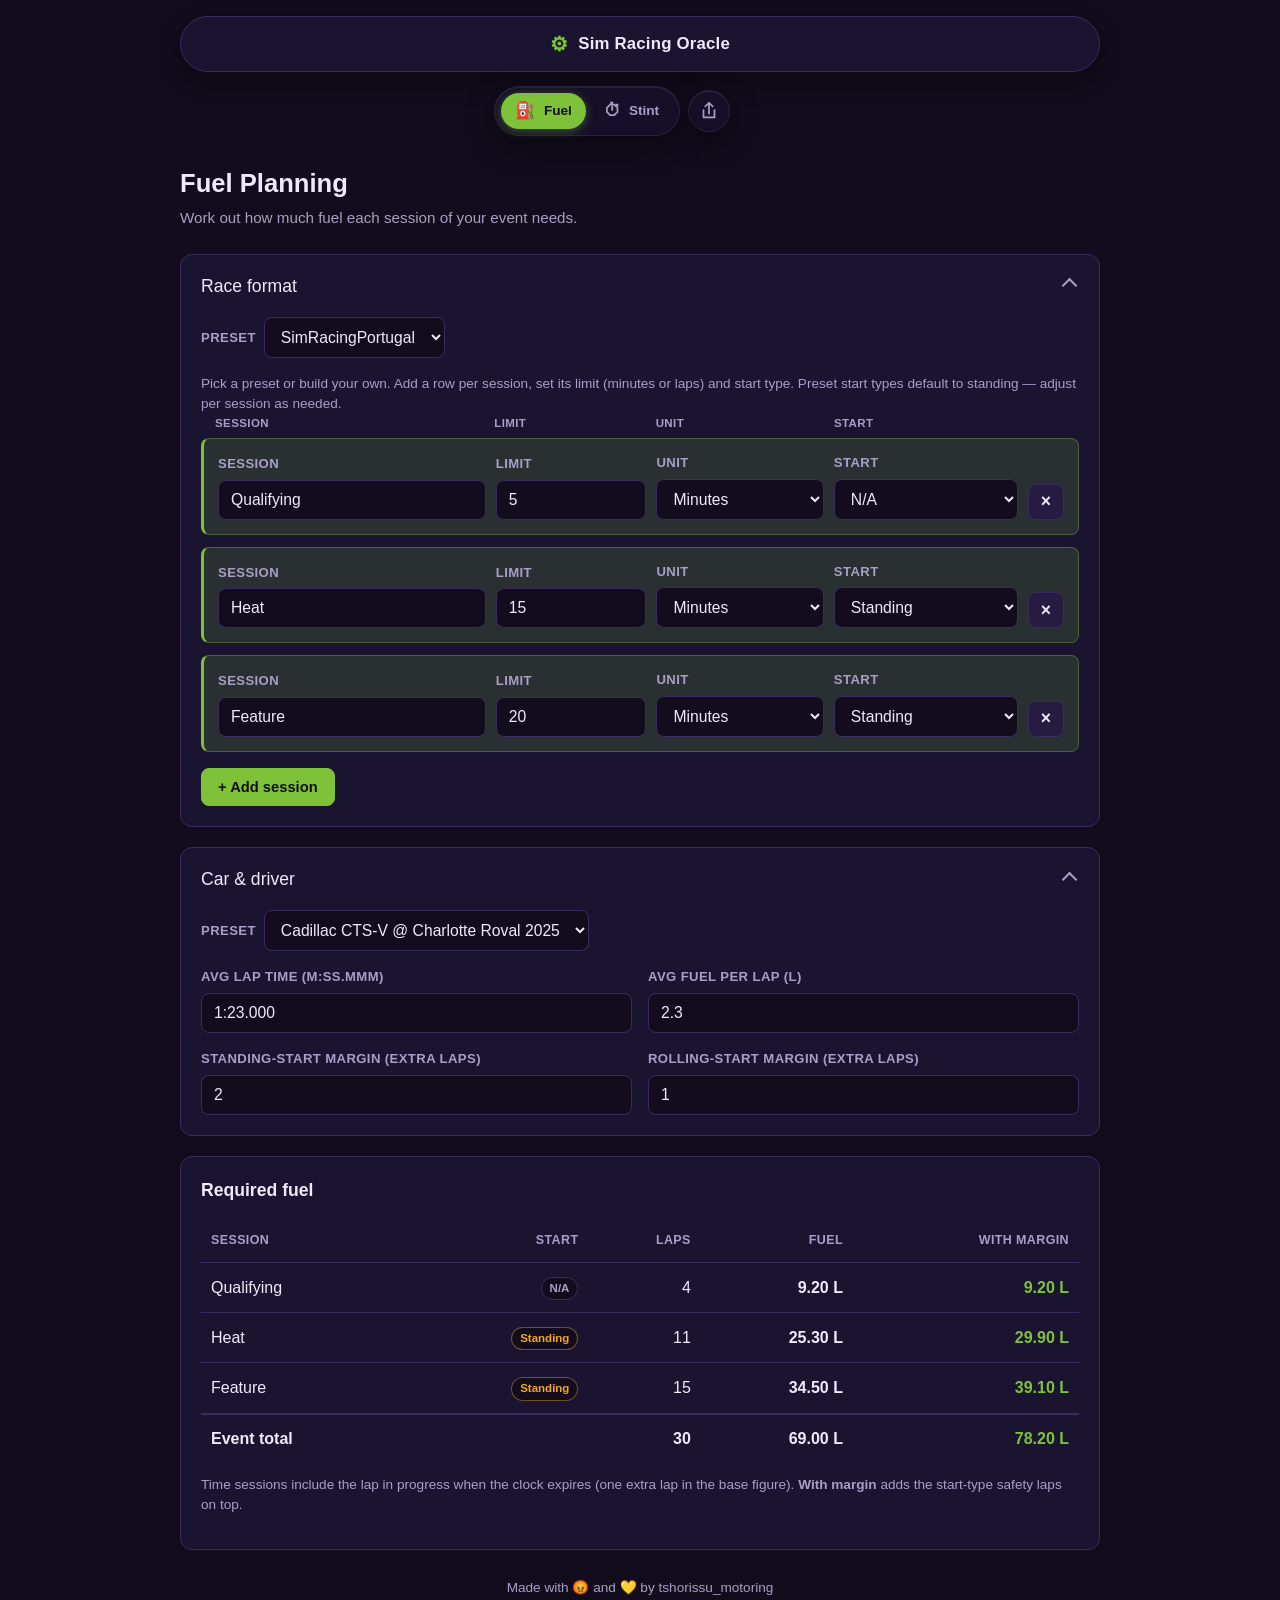
<file: index.html>
<!DOCTYPE html>
<html lang="en">
<head>
  <meta charset="UTF-8" />
  <meta name="viewport" content="width=device-width, initial-scale=1.0" />
  <meta name="description" content="Race engineering toolkit: fuel planning and race prep tools for sim racers." />
  <meta name="theme-color" content="#120c1c" />
  <title>Fuel Planning — Sim Racing Oracle</title>
  <link rel="stylesheet" href="assets/css/styles.css" />
</head>
<body>
  <a class="skip-link" href="#main">Skip to content</a>

  <header class="topbar">
    <div class="brand">
      <span class="brand-mark" aria-hidden="true">⚙</span>
      <span class="brand-name">Sim Racing Oracle</span>
    </div>
  </header>

  <!-- Top tabs (desktop). -->
  <div class="tool-nav-row tool-nav-row-top">
    <nav class="tabbar tabbar-top" aria-label="Tools">
      <a class="tab" href="index.html" aria-current="page">
        <span class="tab-icon" aria-hidden="true">⛽</span><span class="tab-label">Fuel</span>
      </a>
      <a class="tab" href="stint-planning.html">
        <span class="tab-icon" aria-hidden="true">⏱</span><span class="tab-label">Stint</span>
      </a>
    </nav>
    <button class="share-url-button" data-copy-url type="button" aria-label="Copy share URL" title="Copy share URL">
      <svg class="share-url-icon" viewBox="0 0 24 24" aria-hidden="true" focusable="false">
        <path d="M12 15V3m0 0 4 4m-4-4L8 7" />
        <path d="M6 11v8h12v-8" />
      </svg>
    </button>
    <span class="copy-status" data-copy-status aria-live="polite"></span>
  </div>

  <div class="layout">
    <main class="content" id="main">
      <div class="usecase-root">
        <header class="uc-header">
          <h1 class="uc-title">Fuel Planning</h1>
          <p class="uc-subtitle">Work out how much fuel each session of your event needs.</p>
        </header>

        <!-- Calculations update live as you type; no submit needed. -->
        <form id="fuel-form" autocomplete="off">

          <details class="card" open>
            <summary class="card-summary"><span class="card-title">Race format</span></summary>
            <div class="card-body">
              <div class="card-head">
                <div class="field field-inline">
                  <label for="preset">Preset</label>
                  <select id="preset" name="preset"></select>
                </div>
              </div>
              <p class="card-hint">Pick a preset or build your own. Add a row per session, set its limit (minutes or laps) and start type. Preset start types default to standing — adjust per session as needed.</p>

              <div class="session-head" aria-hidden="true">
                <span>Session</span><span>Limit</span><span>Unit</span><span>Start</span><span></span>
              </div>
              <div class="sessions" id="sessions" role="group" aria-label="Sessions"></div>

              <div class="toolbar">
                <button class="btn btn-primary" id="add-session" type="button">+ Add session</button>
              </div>
            </div>
          </details>

          <details class="card" open>
            <summary class="card-summary"><span class="card-title">Car &amp; driver</span></summary>
            <div class="card-body">
            <div class="card-head">
              <div class="field field-inline">
                <label for="car-preset">Preset</label>
                <select id="car-preset" name="car-preset"></select>
              </div>
            </div>
            <div class="grid-2">
              <div class="field"><label for="lap-time">Avg lap time (m:ss.mmm)</label>
                <input id="lap-time" name="lap-time" type="text" inputmode="text" value="1:30.000" placeholder="1:30.000 or 01m30.000s" /></div>
              <div class="field"><label for="fuel-per-lap">Avg fuel per lap (L)</label>
                <input id="fuel-per-lap" name="fuel-per-lap" type="number" min="0" step="0.01" inputmode="decimal" value="2.6" placeholder="2.6" /></div>
              <div class="field"><label for="margin-standing">Standing-start margin (extra laps)</label>
                <input id="margin-standing" name="margin-standing" type="number" min="0" step="0.5" inputmode="decimal" value="2" /></div>
              <div class="field"><label for="margin-rolling">Rolling-start margin (extra laps)</label>
                <input id="margin-rolling" name="margin-rolling" type="number" min="0" step="0.5" inputmode="decimal" value="1" /></div>
            </div>
            </div>
          </details>
        </form>

        <section class="card">
          <div class="card-head"><h2 class="card-title">Required fuel</h2></div>
          <p class="empty-state" id="results-empty" hidden>Enter a valid lap time and fuel per lap to calculate.</p>
          <table class="results-table" id="results-table">
            <colgroup>
              <col class="col-session" /><col class="col-start" /><col class="col-laps" /><col class="col-fuel" /><col class="col-margin" />
            </colgroup>
            <thead>
              <tr><th>Session</th><th>Start</th><th>Laps</th><th>Fuel</th><th>With margin</th></tr>
            </thead>
            <tbody id="results-body"></tbody>
            <tfoot>
              <tr class="total-row"><td>Event total</td><td></td><td id="total-laps"></td><td id="total-fuel" class="cell-strong"></td><td id="total-margin" class="cell-margin"></td></tr>
            </tfoot>
          </table>
          <p class="note">Time sessions include the lap in progress when the clock expires (one extra lap in the base figure). <strong>With margin</strong> adds the start-type safety laps on top.</p>
        </section>

        <footer class="site-footer">
          <p>Made with 😡 and 💛 by tshorissu_motoring</p>
        </footer>
      </div>
    </main>
  </div>

  <!-- One static row blueprint; JS clones this to add/remove sessions only. -->
  <template id="session-template">
    <div class="session-row">
      <div class="field field-name"><label>Session</label>
        <input data-k="name" type="text" aria-label="Session name" placeholder="Session name" /></div>
      <div class="field"><label>Limit</label>
        <input data-k="limit" type="number" min="0" step="any" inputmode="decimal" aria-label="Session limit" /></div>
      <div class="field"><label>Unit</label>
        <select data-k="unit" aria-label="Limit unit"><option value="time">Minutes</option><option value="laps">Laps</option></select></div>
      <div class="field"><label>Start</label>
        <select data-k="start" aria-label="Start type"><option value="standing">Standing</option><option value="rolling">Rolling</option><option value="na">N/A</option></select></div>
      <button type="button" class="btn btn-icon session-remove" aria-label="Remove session">×</button>
    </div>
  </template>

  <!-- Bottom tabs (mobile). -->
  <div class="tool-nav-row-bottom">
    <nav class="tabbar tabbar-bottom" aria-label="Tools">
      <a class="tab" href="index.html" aria-current="page">
        <span class="tab-icon" aria-hidden="true">⛽</span><span class="tab-label">Fuel</span>
      </a>
      <a class="tab" href="stint-planning.html">
        <span class="tab-icon" aria-hidden="true">⏱</span><span class="tab-label">Stint</span>
      </a>
    </nav>
    <button class="share-url-button" data-copy-url type="button" aria-label="Copy share URL" title="Copy share URL">
      <svg class="share-url-icon" viewBox="0 0 24 24" aria-hidden="true" focusable="false">
        <path d="M12 15V3m0 0 4 4m-4-4L8 7" />
        <path d="M6 11v8h12v-8" />
      </svg>
    </button>
    <span class="copy-status" data-copy-status aria-live="polite"></span>
  </div>

  <!-- Pure calculation module (also unit-tested under tests/) -->
  <script src="assets/js/fuel-calc.js"></script>
  <!-- Preset data (race formats + cars); edit this file to manage presets. -->
  <script src="assets/js/presets.js"></script>
  <!-- Shared URL copy/import helpers -->
  <script src="assets/js/share-url.js"></script>
  <!-- Thin DOM glue: manages session rows and writes computed numbers back. -->
  <script src="assets/js/fuel.js"></script>
</body>
</html>
</file>
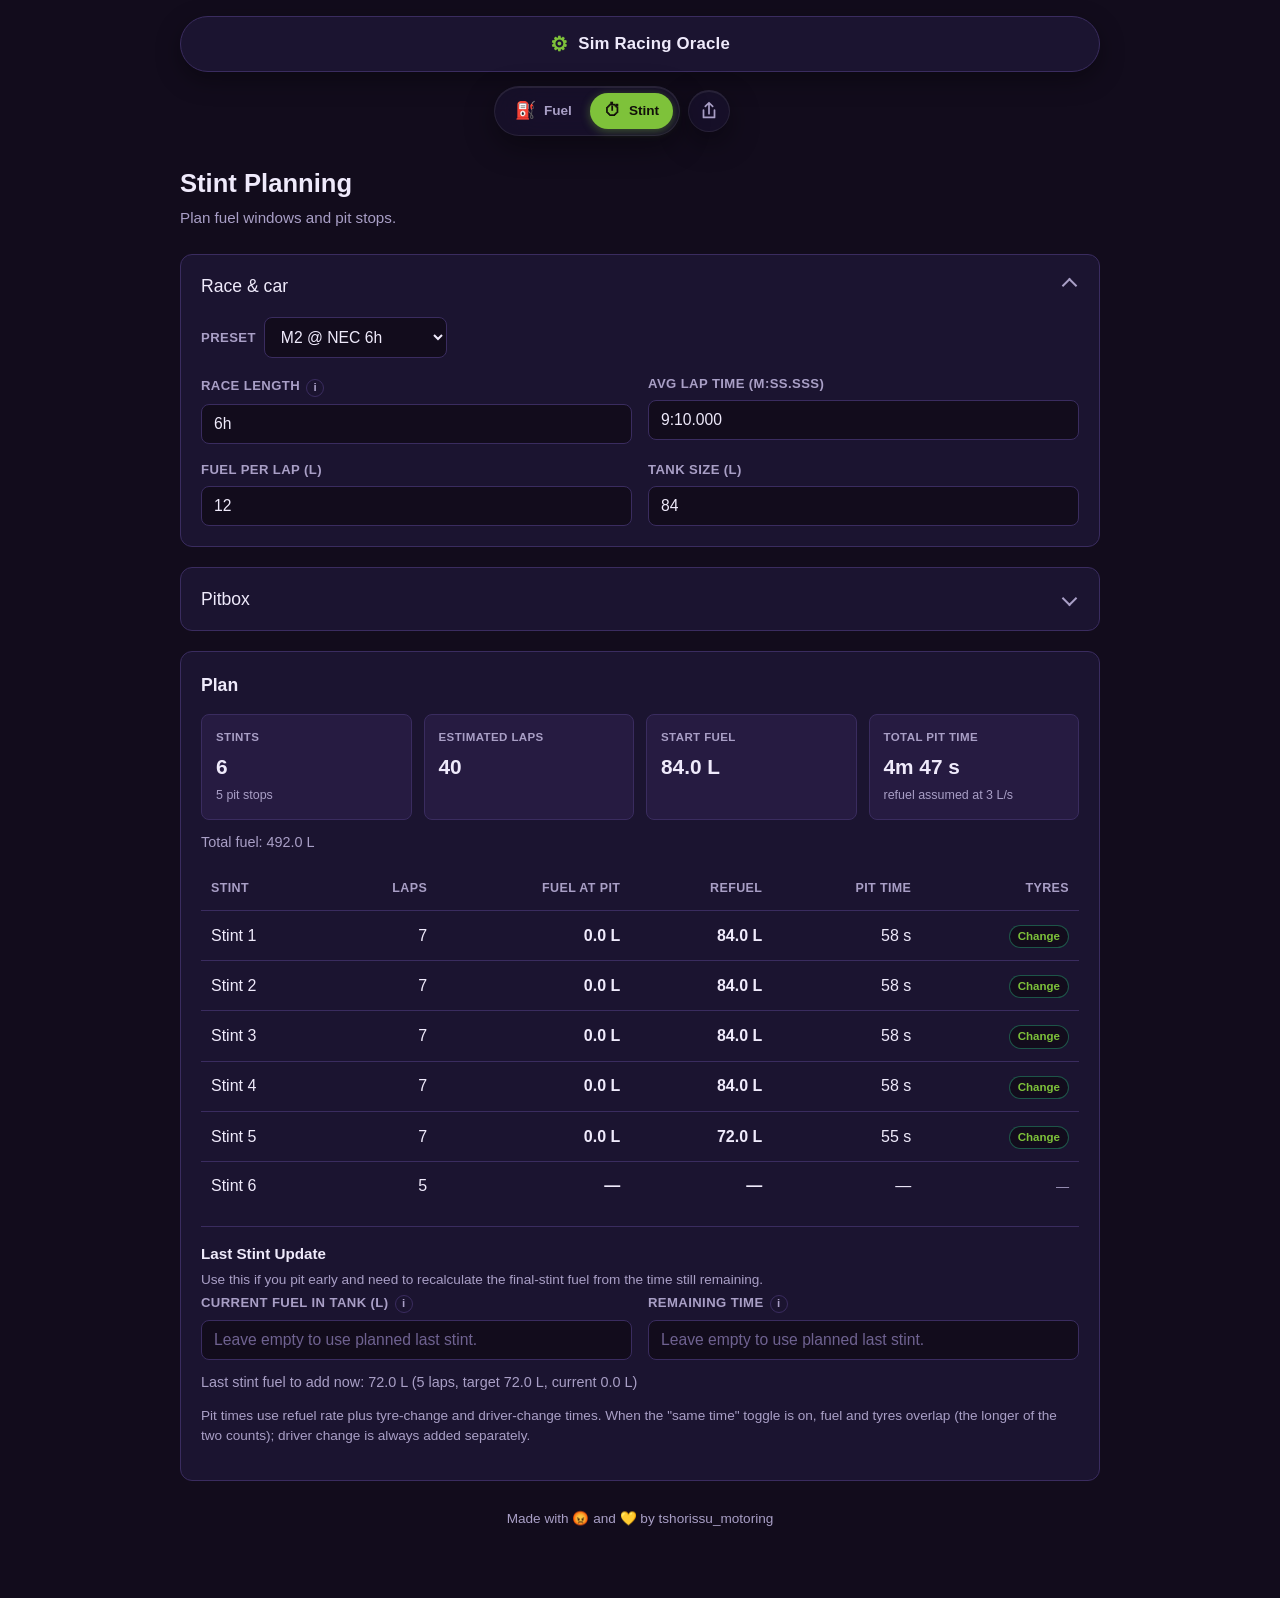
<file: stint-planning.html>
<!DOCTYPE html>
<html lang="en">
<head>
  <meta charset="UTF-8" />
  <meta name="viewport" content="width=device-width, initial-scale=1.0" />
  <meta name="description" content="Plan your stints: fuel windows, tyre wear, and pit strategy." />
  <meta name="theme-color" content="#120c1c" />
  <title>Stint Planning — Sim Racing Oracle</title>
  <link rel="stylesheet" href="assets/css/styles.css" />
</head>
<body>
  <a class="skip-link" href="#main">Skip to content</a>

  <header class="topbar">
    <div class="brand">
      <span class="brand-mark" aria-hidden="true">⚙</span>
      <span class="brand-name">Sim Racing Oracle</span>
    </div>
  </header>

  <!-- Top tabs (desktop). -->
  <div class="tool-nav-row tool-nav-row-top">
    <nav class="tabbar tabbar-top" aria-label="Tools">
      <a class="tab" href="index.html">
        <span class="tab-icon" aria-hidden="true">⛽</span><span class="tab-label">Fuel</span>
      </a>
      <a class="tab" href="stint-planning.html" aria-current="page">
        <span class="tab-icon" aria-hidden="true">⏱</span><span class="tab-label">Stint</span>
      </a>
    </nav>
    <button class="share-url-button" data-copy-url type="button" aria-label="Copy share URL" title="Copy share URL">
      <svg class="share-url-icon" viewBox="0 0 24 24" aria-hidden="true" focusable="false">
        <path d="M12 15V3m0 0 4 4m-4-4L8 7" />
        <path d="M6 11v8h12v-8" />
      </svg>
    </button>
    <span class="copy-status" data-copy-status aria-live="polite"></span>
  </div>

  <div class="layout">
    <main class="content" id="main">
      <div class="usecase-root">
        <header class="uc-header">
          <h1 class="uc-title">Stint Planning</h1>
          <p class="uc-subtitle">Plan fuel windows and pit stops.</p>
        </header>

        <form id="stint-form" autocomplete="off">

          <details class="card" open>
            <summary class="card-summary"><span class="card-title">Race &amp; car</span></summary>
            <div class="card-body">
              <div class="card-head">
                <div class="field field-inline">
                  <label for="stint-preset">Preset</label>
                  <select id="stint-preset" name="stint-preset"></select>
                </div>
              </div>

              <div class="grid-2">
                <div class="field">
                  <div class="field-label-row">
                    <label for="race-length">Race length</label>
                    <details class="field-info">
                      <summary aria-label="Explain race length formats">i</summary>
                      <p>Use time values like <code>4h</code>, <code>90m</code>, <code>1h30m</code>, <code>4:00</code>, or <code>1:30:00</code>. Plain numbers are treated as minutes.</p>
                    </details>
                  </div>
                  <input id="race-length" name="race-length" type="text" inputmode="text" value="4h" placeholder="4h, 90m, 1h30m" />
                </div>
                <div class="field"><label for="lap-time">Avg lap time (m:ss.sss)</label>
                  <input id="lap-time" name="lap-time" type="text" inputmode="text" value="1:55.000" placeholder="1:55.000 or 01m55.000s" /></div>
                <div class="field"><label for="fuel-per-lap">Fuel per lap (L)</label>
                  <input id="fuel-per-lap" name="fuel-per-lap" type="number" min="0" step="0.01" inputmode="decimal" value="3.8" /></div>
                <div class="field"><label for="tank-size">Tank size (L)</label>
                  <input id="tank-size" name="tank-size" type="number" min="0" step="0.1" inputmode="decimal" value="100" /></div>
              </div>
            </div>
          </details>

          <details class="card">
            <summary class="card-summary"><span class="card-title">Pitbox</span></summary>
            <div class="card-body">
              <p class="card-hint">Pit stop assumptions and strategy. Set tyre life to <code>0</code> to change tyres at every stop.</p>

              <div class="grid-2">
                <div class="field"><label for="refuel-strategy">Refuel strategy</label>
                  <select id="refuel-strategy" name="refuel-strategy"><option value="best">Best strategy</option><option value="balanced">Balanced lap number</option></select></div>
                <div class="field">
                  <div class="field-label-row">
                    <label for="fuel-stint-margin">Fuel Stint Margin (laps)</label>
                    <details class="field-info">
                      <summary aria-label="Explain fuel stint margin">i</summary>
                      <p>Extra fuel, in laps, added to every non-final stint. This also drives the recommended start fuel and each non-final refuel target.</p>
                    </details>
                  </div>
                  <input id="fuel-stint-margin" name="fuel-stint-margin" type="number" min="0" step="0.1" inputmode="decimal" value="0.3" />
                </div>
                <div class="field">
                  <div class="field-label-row">
                    <label for="fuel-last-stint-margin">Fuel Last Stint Margin (laps)</label>
                    <details class="field-info">
                      <summary aria-label="Explain fuel last stint margin">i</summary>
                      <p>Extra fuel, in laps, added only to the final stint so you can cover an extra lap if the race runs longer than the estimate.</p>
                    </details>
                  </div>
                  <input id="fuel-last-stint-margin" name="fuel-last-stint-margin" type="number" min="0" step="0.5" inputmode="decimal" value="1" />
                </div>
                <div class="field"><label for="refuel-rate">Refuel rate (L/s)</label>
                  <input id="refuel-rate" name="refuel-rate" type="number" min="0" step="0.1" inputmode="decimal" value="3" /></div>
                <div class="field"><label for="tyre-life">Tyre life (laps)</label>
                  <input id="tyre-life" name="tyre-life" type="number" min="0" step="1" inputmode="numeric" value="0" /></div>
                <div class="field"><label for="tyre-change-time">Tyre change time (s)</label>
                  <input id="tyre-change-time" name="tyre-change-time" type="number" min="0" step="0.5" inputmode="decimal" value="25" /></div>
                <div class="field"><label for="driver-change-time">Driver change time (s)</label>
                  <input id="driver-change-time" name="driver-change-time" type="number" min="0" step="0.5" inputmode="decimal" value="30" /></div>
                <div class="field field-checkbox">
                  <label for="concurrent">
                    <input id="concurrent" name="concurrent" type="checkbox" checked />
                    <span>Fuel &amp; tyres changed at the same time</span>
                  </label>
                </div>
              </div>
            </div>
          </details>

        </form>

        <section class="card">
          <div class="card-head"><h2 class="card-title">Plan</h2></div>
          <p class="empty-state" id="stint-empty" hidden>Fill race length, lap time, fuel/lap and tank size to calculate.</p>

          <div id="stint-results">
            <div class="kpi-grid">
              <div class="kpi"><span class="kpi-label">Stints</span><span class="kpi-value" id="kpi-stints">—</span><span class="kpi-sub" id="kpi-stints-sub"></span></div>
              <div class="kpi"><span class="kpi-label">Estimated laps</span><span class="kpi-value" id="kpi-laps">—</span></div>
              <div class="kpi"><span class="kpi-label">Start fuel</span><span class="kpi-value" id="kpi-start-fuel">—</span></div>
              <div class="kpi"><span class="kpi-label">Total pit time</span><span class="kpi-value" id="kpi-pit">—</span><span class="kpi-sub" id="kpi-pit-sub"></span></div>
            </div>
            <p class="total-fuel-line" id="total-fuel-line">Total fuel: —</p>

            <table class="results-table stint-table" id="stint-table">
              <colgroup>
                <col class="col-session" /><col class="col-laps" /><col class="col-fuel" /><col class="col-fuel" /><col class="col-margin" /><col class="col-start" />
              </colgroup>
              <thead>
                <tr><th>Stint</th><th>Laps</th><th>Fuel at pit</th><th>Refuel</th><th>Pit time</th><th>Tyres</th></tr>
              </thead>
              <tbody id="stint-body"></tbody>
            </table>

            <div class="live-plan-panel">
              <h3 class="live-plan-title">Last Stint Update</h3>
              <p class="card-hint">Use this if you pit early and need to recalculate the final-stint fuel from the time still remaining.</p>
              <div class="grid-2">
                <div class="field">
                  <div class="field-label-row">
                    <label for="current-fuel-in-tank">Current fuel in tank (L)</label>
                    <details class="field-info">
                      <summary aria-label="Explain current fuel in tank">i</summary>
                      <p>Fuel currently in the car at this stop. The penultimate row uses this as Fuel at pit and calculates the Refuel needed for the final stint.</p>
                    </details>
                  </div>
                  <input id="current-fuel-in-tank" name="current-fuel-in-tank" type="number" min="0" step="0.1" inputmode="decimal" placeholder="Leave empty to use planned last stint." />
                </div>
                <div class="field">
                  <div class="field-label-row">
                    <label for="remaining-time">Remaining time</label>
                    <details class="field-info">
                      <summary aria-label="Explain remaining time">i</summary>
                      <p>Time left after this stop. Supports values like <code>20m</code>, <code>1h30m</code>, or <code>0:20</code>. Leave blank to use the planned final stint laps from the table.</p>
                    </details>
                  </div>
                  <input id="remaining-time" name="remaining-time" type="text" inputmode="text" placeholder="Leave empty to use planned last stint." />
                </div>
              </div>
              <p class="total-fuel-line live-fuel-line" id="last-stint-fuel-line">Last stint fuel to add now: —</p>
            </div>
          </div>

          <p class="note">Pit times use refuel rate plus tyre-change and driver-change times. When the "same time" toggle is on, fuel and tyres overlap (the longer of the two counts); driver change is always added separately.</p>
        </section>

        <footer class="site-footer">
          <p>Made with 😡 and 💛 by tshorissu_motoring</p>
        </footer>
      </div>
    </main>
  </div>

  <!-- Bottom tabs (mobile). -->
  <div class="tool-nav-row-bottom">
    <nav class="tabbar tabbar-bottom" aria-label="Tools">
      <a class="tab" href="index.html">
        <span class="tab-icon" aria-hidden="true">⛽</span><span class="tab-label">Fuel</span>
      </a>
      <a class="tab" href="stint-planning.html" aria-current="page">
        <span class="tab-icon" aria-hidden="true">⏱</span><span class="tab-label">Stint</span>
      </a>
    </nav>
    <button class="share-url-button" data-copy-url type="button" aria-label="Copy share URL" title="Copy share URL">
      <svg class="share-url-icon" viewBox="0 0 24 24" aria-hidden="true" focusable="false">
        <path d="M12 15V3m0 0 4 4m-4-4L8 7" />
        <path d="M6 11v8h12v-8" />
      </svg>
    </button>
    <span class="copy-status" data-copy-status aria-live="polite"></span>
  </div>

  <!-- Pure calculation module (also unit-tested under tests/) -->
  <script src="assets/js/stint-calc.js"></script>
  <!-- Preset data (shared with the fuel page) -->
  <script src="assets/js/presets.js"></script>
  <!-- Shared URL copy/import helpers -->
  <script src="assets/js/share-url.js"></script>
  <!-- Thin DOM glue: reads inputs and writes computed numbers back. -->
  <script src="assets/js/stint.js"></script>
</body>
</html>
</file>
<file: assets/css/styles.css>
/* Theme: Evangelion EVA-01 — deep purple armor, bio-green accents, orange horn. */
:root {
  --bg: #120c1c;
  --bg-elev: #1b1430;
  --bg-elev-2: #261b41;
  --border: #3a2c5f;
  --text: #efeafb;
  --text-dim: #a99fc6;
  --accent: #7ec23a;
  --accent-ink: #12100a;
  --accent-soft: rgba(126, 194, 58, 0.16);
  --ok: #7ec23a;
  --warn: #f5a623;
  --radius: 12px;
  --radius-sm: 8px;
  --shadow: 0 8px 24px rgba(0, 0, 0, 0.35);
  --topbar-h: 56px;
  --sidebar-w: 248px;
  --font: -apple-system, BlinkMacSystemFont, "Segoe UI", Roboto, Helvetica, Arial, sans-serif;
}

* { box-sizing: border-box; }

html, body {
  margin: 0;
  padding: 0;
  background: var(--bg);
  color: var(--text);
  font-family: var(--font);
  font-size: 16px;
  line-height: 1.5;
  -webkit-text-size-adjust: 100%;
}

.skip-link {
  position: absolute;
  left: -999px;
  top: 0;
  background: var(--accent);
  color: var(--accent-ink);
  padding: 8px 14px;
  z-index: 100;
  border-radius: 0 0 var(--radius-sm) 0;
}
.skip-link:focus { left: 0; }

/* ---------- Topbar ---------- */
.topbar {
  width: min(920px, calc(100% - 32px));
  min-height: var(--topbar-h);
  margin: 16px auto 0;
  display: flex;
  align-items: center;
  justify-content: center;
  padding: 0 16px;
  background: var(--bg-elev);
  border: 1px solid var(--border);
  border-radius: 999px;
  box-shadow: var(--shadow);
}

.brand { display: flex; align-items: center; gap: 10px; font-weight: 700; letter-spacing: 0.2px; }
.brand-mark { color: var(--accent); font-size: 1.25rem; }
.brand-name { font-size: 1.05rem; }

.nav-toggle {
  display: none;
  flex-direction: column;
  justify-content: center;
  gap: 5px;
  width: 40px;
  height: 40px;
  padding: 9px;
  background: transparent;
  border: 1px solid var(--border);
  border-radius: var(--radius-sm);
  cursor: pointer;
}
.nav-toggle span { display: block; height: 2px; background: var(--text); border-radius: 2px; }

/* ---------- Layout ---------- */
.layout { display: flex; min-height: 0; }

.sidebar {
  width: var(--sidebar-w);
  flex-shrink: 0;
  background: var(--bg-elev);
  border-right: 1px solid var(--border);
  padding: 16px 12px;
  display: flex;
  flex-direction: column;
}

.nav-list { list-style: none; margin: 0; padding: 0; display: flex; flex-direction: column; gap: 4px; }

.nav-item {
  display: flex;
  align-items: center;
  gap: 12px;
  width: 100%;
  padding: 11px 12px;
  background: transparent;
  border: none;
  border-radius: var(--radius-sm);
  color: var(--text-dim);
  font-size: 0.95rem;
  font-family: inherit;
  text-align: left;
  cursor: pointer;
  transition: background 0.12s ease, color 0.12s ease;
}
.nav-item:hover { background: var(--bg-elev-2); color: var(--text); }
.nav-item.active { background: var(--accent-soft); color: var(--text); font-weight: 600; }
.nav-item .nav-icon { font-size: 1.2rem; width: 1.4rem; text-align: center; }

.sidebar-footer { margin-top: auto; color: var(--text-dim); font-size: 0.78rem; padding: 12px; opacity: 0.7; }

.scrim {
  display: none;
  position: fixed;
  inset: var(--topbar-h) 0 0 0;
  background: rgba(0, 0, 0, 0.5);
  z-index: 30;
  border: none;
}

/* ---------- Content ---------- */
.content { flex: 1; min-width: 0; padding: 28px clamp(16px, 4vw, 40px) 64px; }
.usecase-root { max-width: 920px; margin: 0 auto; }

.uc-header { margin-bottom: 24px; }
.uc-title { font-size: 1.6rem; margin: 0 0 4px; }
.uc-subtitle { color: var(--text-dim); margin: 0; font-size: 0.95rem; }

.card {
  background: var(--bg-elev);
  border: 1px solid var(--border);
  border-radius: var(--radius);
  padding: 20px;
  margin-bottom: 20px;
}
.card-head { display: flex; align-items: center; justify-content: space-between; gap: 12px; margin-bottom: 16px; flex-wrap: wrap; }
.card-head--end { justify-content: flex-end; }

/* Collapsible cards (native <details>/<summary>) */
details.card { padding: 0; }
.card-summary {
  list-style: none;
  cursor: pointer;
  display: flex;
  align-items: center;
  justify-content: space-between;
  gap: 12px;
  padding: 18px 20px;
  user-select: none;
}
.card-summary::-webkit-details-marker { display: none; }
.card-summary::after {
  content: "";
  width: 9px;
  height: 9px;
  border-right: 2px solid var(--text-dim);
  border-bottom: 2px solid var(--text-dim);
  transform: rotate(45deg);
  transition: transform 0.15s ease;
  margin-right: 4px;
}
details[open] > .card-summary::after { transform: rotate(-135deg); }
.card-summary:focus-visible { outline: 2px solid var(--accent); outline-offset: -2px; border-radius: var(--radius); }
.card-body { padding: 0 20px 20px; }
.card-title { font-size: 1.1rem; margin: 0; }
.card-hint { color: var(--text-dim); font-size: 0.85rem; margin: 4px 0 0; }

/* ---------- Forms ---------- */
.field { display: flex; flex-direction: column; gap: 6px; }
.field label { font-size: 0.82rem; color: var(--text-dim); font-weight: 600; text-transform: uppercase; letter-spacing: 0.4px; }
.field-label-row { display: flex; align-items: center; gap: 6px; position: relative; }
.field-info { position: relative; }
.field-info summary {
  display: inline-flex;
  align-items: center;
  justify-content: center;
  width: 18px;
  height: 18px;
  border: 1px solid var(--border);
  border-radius: 999px;
  color: var(--text-dim);
  font-size: 0.72rem;
  font-weight: 700;
  line-height: 1;
  cursor: pointer;
  list-style: none;
}
.field-info summary::-webkit-details-marker { display: none; }
.field-info summary:hover,
.field-info[open] summary {
  border-color: var(--accent);
  color: var(--accent);
}
.field-info p {
  position: absolute;
  left: 0;
  top: calc(100% + 8px);
  z-index: 10;
  width: min(260px, calc(100vw - 48px));
  margin: 0;
  padding: 10px 12px;
  background: var(--bg-elev-2);
  border: 1px solid var(--border);
  border-radius: var(--radius-sm);
  box-shadow: var(--shadow);
  color: var(--text);
  font-size: 0.84rem;
  font-weight: 400;
  letter-spacing: 0;
  text-transform: none;
}

input, select {
  width: 100%;
  padding: 10px 12px;
  background: var(--bg);
  border: 1px solid var(--border);
  border-radius: var(--radius-sm);
  color: var(--text);
  font-family: inherit;
  font-size: 0.98rem;
}
input:focus, select:focus { outline: none; border-color: var(--accent); box-shadow: 0 0 0 3px var(--accent-soft); }
input::placeholder { color: #6f6291; }

.grid-2 { display: grid; grid-template-columns: 1fr 1fr; gap: 16px; }

.btn {
  display: inline-flex;
  align-items: center;
  gap: 8px;
  padding: 10px 16px;
  border: 1px solid var(--border);
  border-radius: var(--radius-sm);
  background: var(--bg-elev-2);
  color: var(--text);
  font-family: inherit;
  font-size: 0.92rem;
  font-weight: 600;
  cursor: pointer;
  transition: background 0.12s ease, border-color 0.12s ease;
}
.btn:hover { background: #31254f; }
.btn-primary { background: var(--accent); border-color: var(--accent); color: var(--accent-ink); }
.btn-primary:hover { background: #93d44f; border-color: #93d44f; }
.btn-icon {
  width: 36px; height: 36px; padding: 0; justify-content: center;
  border-radius: var(--radius-sm); font-size: 1.1rem; line-height: 1;
}
.btn-ghost { background: transparent; }

/* ---------- Sessions ---------- */
.sessions { display: flex; flex-direction: column; gap: 12px; }

.session-head {
  display: grid;
  grid-template-columns: 1.6fr 0.9fr 1fr 1.1fr auto;
  gap: 10px;
  padding: 0 14px 6px;
  color: var(--text-dim);
  font-size: 0.72rem;
  font-weight: 600;
  text-transform: uppercase;
  letter-spacing: 0.4px;
}
.session-head span:last-child { width: 36px; }

.session-row {
  display: grid;
  grid-template-columns: 1.6fr 0.9fr 1fr 1.1fr auto;
  gap: 10px;
  align-items: end;
  padding: 14px;
  background: var(--accent-soft);
  border: 1px solid rgba(126, 194, 58, 0.35);
  border-left: 3px solid var(--accent);
  border-radius: var(--radius-sm);
}
.session-remove { align-self: end; }
/* On desktop the column header row supplies the labels. */
.session-head ~ .session-row .field label { position: absolute; left: -9999px; }

/* Inline field (e.g. preset selector in a card header) */
.field-inline { flex-direction: row; align-items: center; gap: 8px; }
.field-inline label { margin: 0; }
.field-inline select { width: auto; min-width: 170px; }

/* ---------- Results ---------- */
.results-table { width: 100%; border-collapse: collapse; font-variant-numeric: tabular-nums; }
.results-table th, .results-table td { padding: 12px 10px; text-align: right; border-bottom: 1px solid var(--border); }
.results-table th { color: var(--text-dim); font-size: 0.78rem; text-transform: uppercase; letter-spacing: 0.4px; font-weight: 600; }
.results-table th:first-child, .results-table td:first-child { text-align: left; }
.results-table tbody tr:last-child td { border-bottom: none; }
.results-table .total-row td { font-weight: 700; border-top: 2px solid var(--border); border-bottom: none; }
.cell-strong { color: var(--text); font-weight: 700; }
.cell-margin { color: var(--ok); font-weight: 700; }
.cell-sub { color: var(--text-dim); font-size: 0.82rem; }

.badge {
  display: inline-block;
  padding: 2px 8px;
  border-radius: 999px;
  font-size: 0.72rem;
  font-weight: 600;
  background: var(--bg);
  border: 1px solid var(--border);
  color: var(--text-dim);
}
.badge.standing { color: var(--warn); border-color: rgba(245, 185, 66, 0.4); }
.badge.rolling { color: var(--ok); border-color: rgba(46, 194, 138, 0.4); }
.badge.na { color: var(--text-dim); }

.empty-state { color: var(--text-dim); text-align: center; padding: 24px; }
.note { color: var(--text-dim); font-size: 0.85rem; margin-top: 12px; }
.note code { background: var(--bg); padding: 1px 6px; border-radius: 4px; color: var(--text); }

.toolbar { display: flex; gap: 10px; flex-wrap: wrap; margin-top: 16px; }
.copy-status { color: var(--text-dim); font-size: 0.82rem; min-width: 48px; }

.site-footer { margin-top: 8px; padding: 8px 0 4px; text-align: center; color: var(--text-dim); font-size: 0.85rem; }
.site-footer p { margin: 0; }

/* Checkbox-style field (label + input on one line, label not all-caps). */
.field-checkbox label {
  display: flex; align-items: center; gap: 8px;
  text-transform: none; letter-spacing: 0; font-weight: 500;
  font-size: 0.95rem; color: var(--text);
}
.field-checkbox input[type="checkbox"] {
  width: 18px; height: 18px; flex: 0 0 auto; accent-color: var(--accent); cursor: pointer;
}

/* KPI grid for headline outputs on Stint Planning. */
.kpi-grid {
  display: grid;
  grid-template-columns: repeat(auto-fit, minmax(150px, 1fr));
  gap: 12px;
  margin-bottom: 18px;
}
.kpi {
  display: flex; flex-direction: column; gap: 4px;
  padding: 14px;
  background: var(--bg-elev-2);
  border: 1px solid var(--border);
  border-radius: var(--radius-sm);
}
.kpi-label { color: var(--text-dim); font-size: 0.72rem; text-transform: uppercase; letter-spacing: 0.4px; font-weight: 600; }
.kpi-value { font-size: 1.3rem; font-weight: 700; font-variant-numeric: tabular-nums; }
.kpi-sub { color: var(--text-dim); font-size: 0.78rem; }
.total-fuel-line {
  margin: -6px 0 14px;
  color: var(--text-dim);
  font-size: 0.9rem;
  font-variant-numeric: tabular-nums;
}
.live-plan-panel {
  margin-top: 16px;
  padding-top: 16px;
  border-top: 1px solid var(--border);
}
.live-plan-title {
  margin: 0 0 4px;
  font-size: 0.95rem;
}
.live-fuel-line { margin: 12px 0 0; }

/* ---------- Tab navigation (top on desktop, bottom on mobile) ----------
 * Both variants share .tabbar / .tab; viewport width picks which is shown
 * (see the mobile @media block at the bottom of this file).
 * Frosted-glass look via backdrop-filter; gracefully degrades to a flat
 * translucent panel where unsupported.
 */
.tabbar {
  display: flex;
  gap: 4px;
  padding: 6px;
  background: rgba(27, 20, 48, 0.55);
  -webkit-backdrop-filter: blur(22px) saturate(180%);
  backdrop-filter: blur(22px) saturate(180%);
  border: 1px solid rgba(255, 255, 255, 0.08);
  border-radius: 999px;
  box-shadow: 0 10px 30px rgba(0, 0, 0, 0.4), inset 0 1px 0 rgba(255, 255, 255, 0.08);
  z-index: 40;
}

.tab {
  display: flex;
  align-items: center;
  justify-content: center;
  gap: 8px;
  min-width: 64px;
  padding: 8px 14px;
  border-radius: 999px;
  text-decoration: none;
  color: var(--text-dim);
  font-size: 0.85rem;
  font-weight: 600;
  transition: color 0.15s ease, background 0.15s ease, transform 0.15s ease;
}
.tab:hover { color: var(--text); }
.tab[aria-current="page"] {
  color: var(--accent-ink);
  background: var(--accent);
  box-shadow: 0 2px 10px rgba(126, 194, 58, 0.4);
}
.tab-icon { font-size: 1.05rem; line-height: 1; }

/* Desktop default: top tabs visible, bottom hidden. */
.tool-nav-row {
  position: relative;
  z-index: 40;
  display: flex;
  align-items: center;
  justify-content: center;
  gap: 8px;
  width: max-content;
  max-width: calc(100% - 24px);
  margin: 14px auto 0;
}
.tabbar-top { display: flex; margin: 0; max-width: max-content; }
.tabbar-bottom { display: none; }
.tool-nav-row-bottom { display: none; }
.share-url-button {
  display: inline-flex;
  align-items: center;
  justify-content: center;
  width: 42px;
  height: 42px;
  flex: 0 0 auto;
  border: 1px solid rgba(255, 255, 255, 0.08);
  border-radius: 999px;
  background: rgba(27, 20, 48, 0.55);
  -webkit-backdrop-filter: blur(22px) saturate(180%);
  backdrop-filter: blur(22px) saturate(180%);
  color: var(--text-dim);
  box-shadow: 0 10px 30px rgba(0, 0, 0, 0.4), inset 0 1px 0 rgba(255, 255, 255, 0.08);
  cursor: pointer;
  font-family: inherit;
}
.share-url-icon {
  width: 22px;
  height: 22px;
  fill: none;
  stroke: currentColor;
  stroke-width: 1.9;
  stroke-linecap: round;
  stroke-linejoin: round;
}
.share-url-button:hover,
.share-url-button:focus-visible {
  color: var(--accent);
  border-color: rgba(126, 194, 58, 0.35);
  outline: none;
}

/* ---------- Responsive ---------- */
@media (max-width: 760px) {
  .nav-toggle { display: flex; }
  .session-head { display: none; }

  /* On mobile rows stack, so re-show the per-field labels. */
  .session-head ~ .session-row .field label { position: static; left: auto; }

  .sidebar {
    position: fixed;
    top: var(--topbar-h);
    bottom: 0;
    left: 0;
    z-index: 35;
    transform: translateX(-100%);
    transition: transform 0.2s ease;
    box-shadow: var(--shadow);
  }

  /* Pure-CSS drawer: the hidden checkbox before .layout drives open state. */
  .nav-toggle-cb:checked ~ .layout .sidebar { transform: translateX(0); }
  .nav-toggle-cb:checked ~ .layout .scrim { display: block; }

  .grid-2 { grid-template-columns: 1fr; }

  /* Preset selector: fill the card width instead of sizing to its longest
     option (which pushed past the viewport and caused horizontal scroll). */
  .field-inline { width: 100%; }
  .field-inline select { flex: 1; width: auto; min-width: 0; }

  .session-row { grid-template-columns: 1fr 1fr; }
  .session-row .field-name { grid-column: 1 / -1; }
  .session-remove { grid-column: 1 / -1; justify-self: end; }

  /* Swap top tabs for floating bottom tabs on mobile. */
  .tool-nav-row-top { display: none; }
  .tool-nav-row-bottom {
    display: flex;
    align-items: center;
    gap: 8px;
    position: fixed;
    bottom: calc(env(safe-area-inset-bottom) + 12px);
    left: 50%;
    transform: translateX(-50%);
    z-index: 40;
  }
  .tabbar-bottom { display: flex; position: static; transform: none; }
  .tool-nav-row-bottom .copy-status {
    position: absolute;
    right: 0;
    bottom: calc(100% + 6px);
    min-width: 0;
  }
  .tab { flex-direction: column; gap: 2px; min-width: 72px; padding: 8px 12px; font-size: 0.72rem; }
  .tab-icon { font-size: 1.25rem; }
  .content { padding-bottom: calc(env(safe-area-inset-bottom) + 96px); }

  /* Fixed layout so the Start column stops hogging width. Headers may wrap,
     but the numeric data cells stay on one line. */
  .results-table { table-layout: fixed; }
  .results-table th, .results-table td { padding: 9px 4px; font-size: 0.85rem; }
  .results-table td { white-space: nowrap; }
  .results-table td:first-child { white-space: normal; }
  .results-table col.col-session { width: 24%; }
  .results-table col.col-start { width: 12%; }
  .results-table col.col-laps { width: 11%; }
  .results-table col.col-fuel,
  .results-table col.col-margin { width: 17%; }
  .results-table .badge { padding: 2px 6px; font-size: 0.66rem; }
}

@media (prefers-reduced-motion: reduce) {
  * { transition: none !important; }
}
</file>
